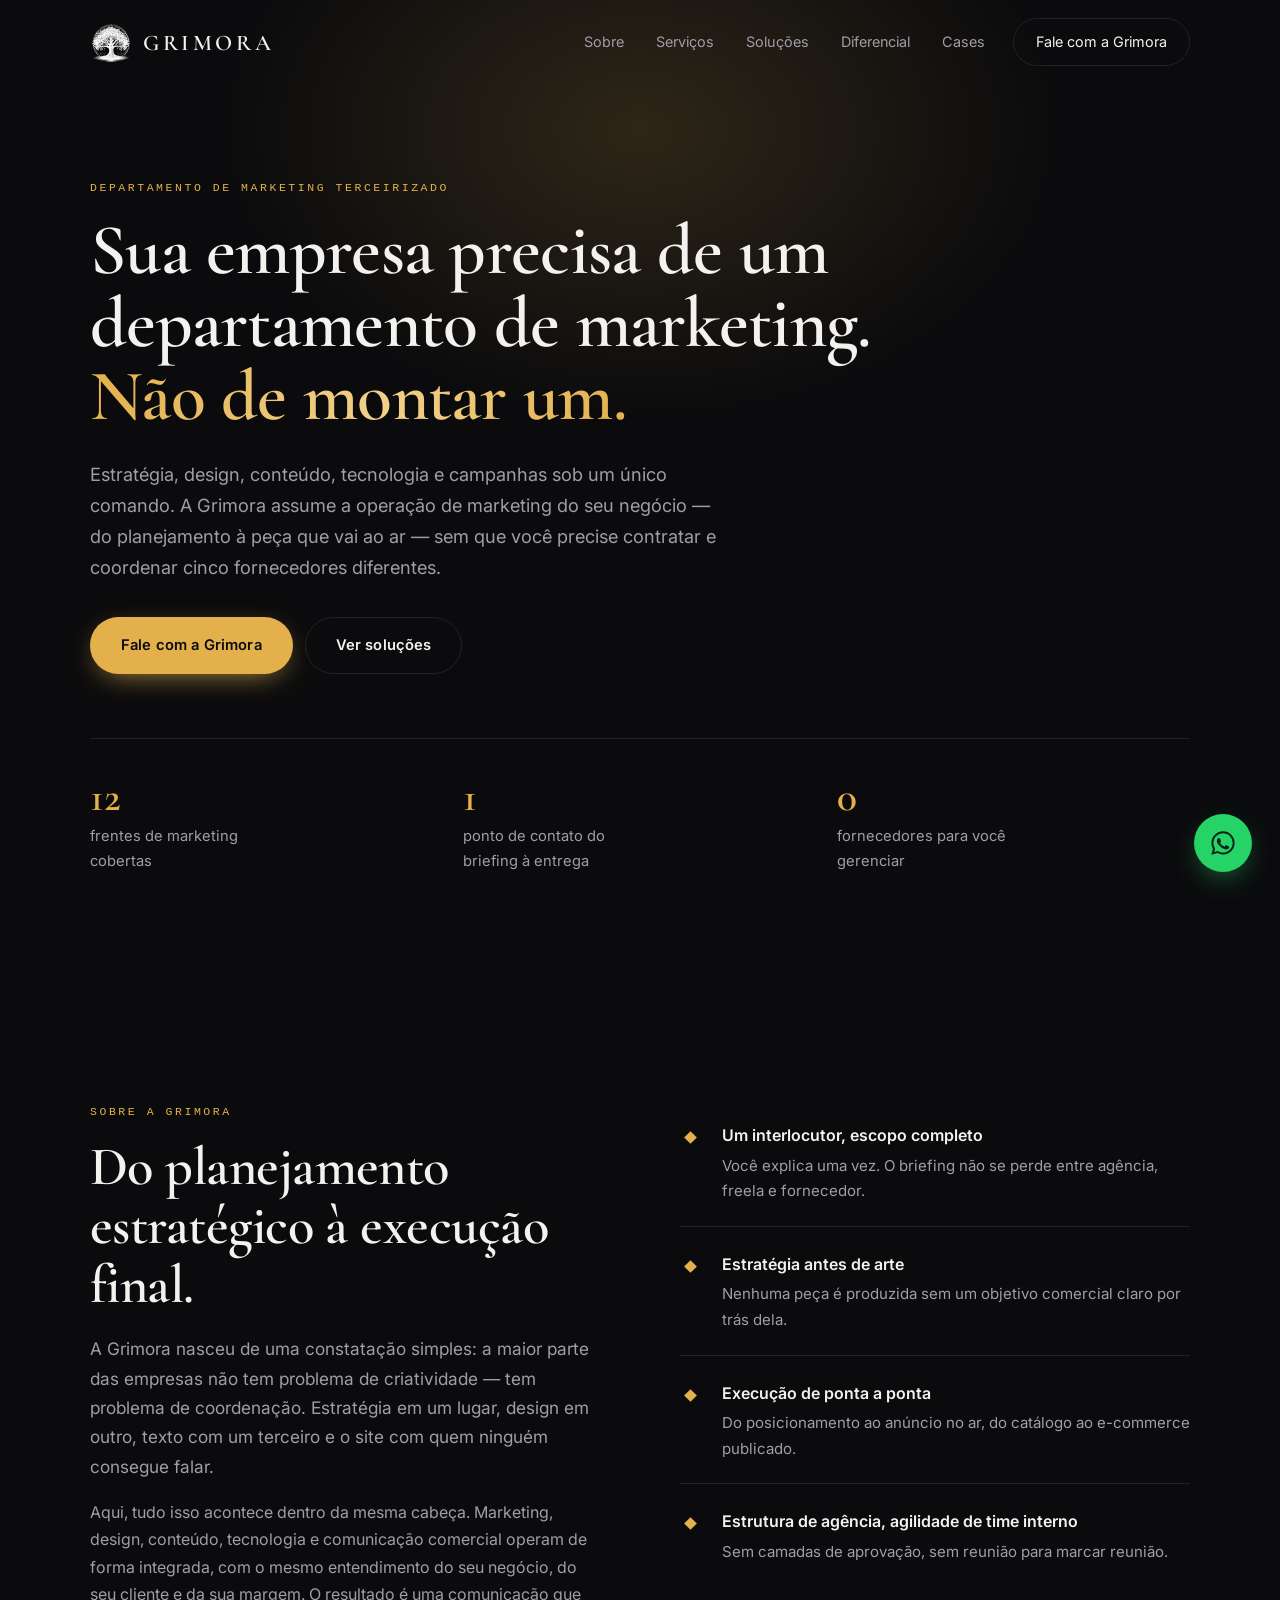
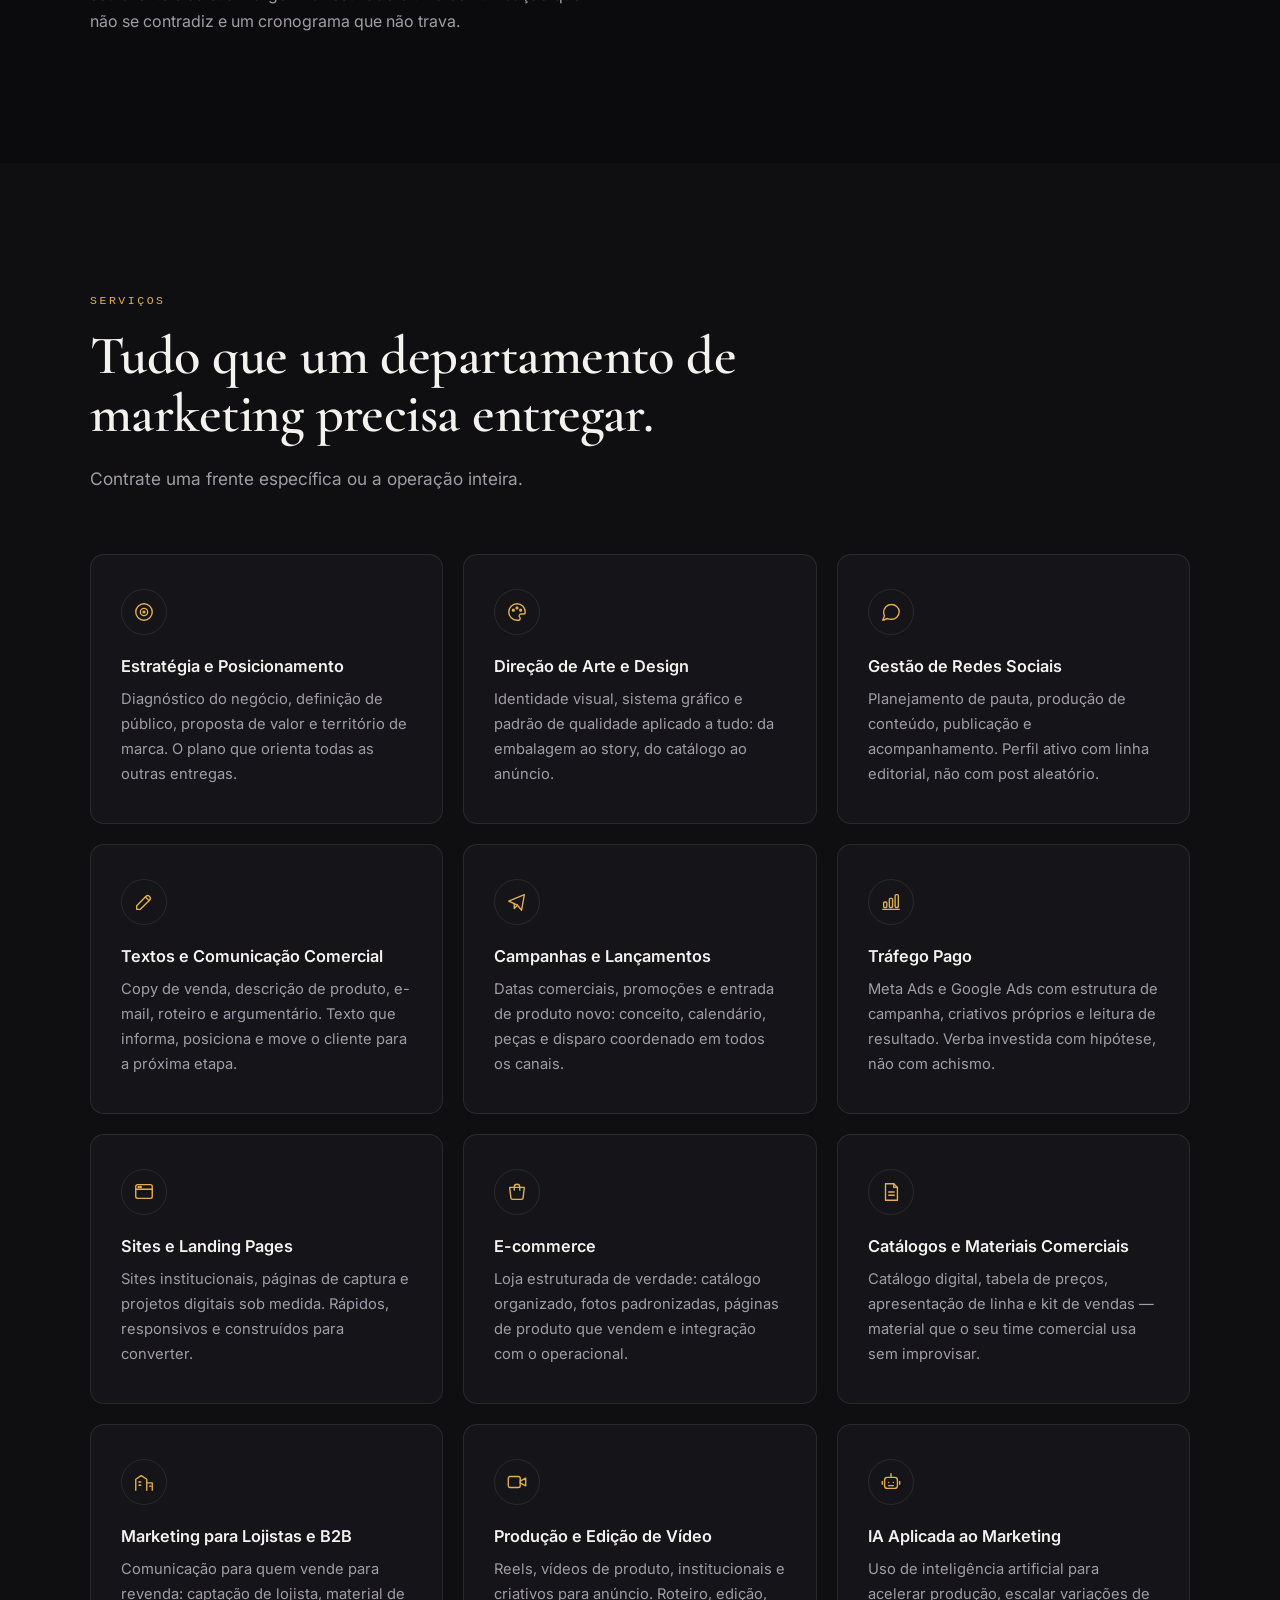
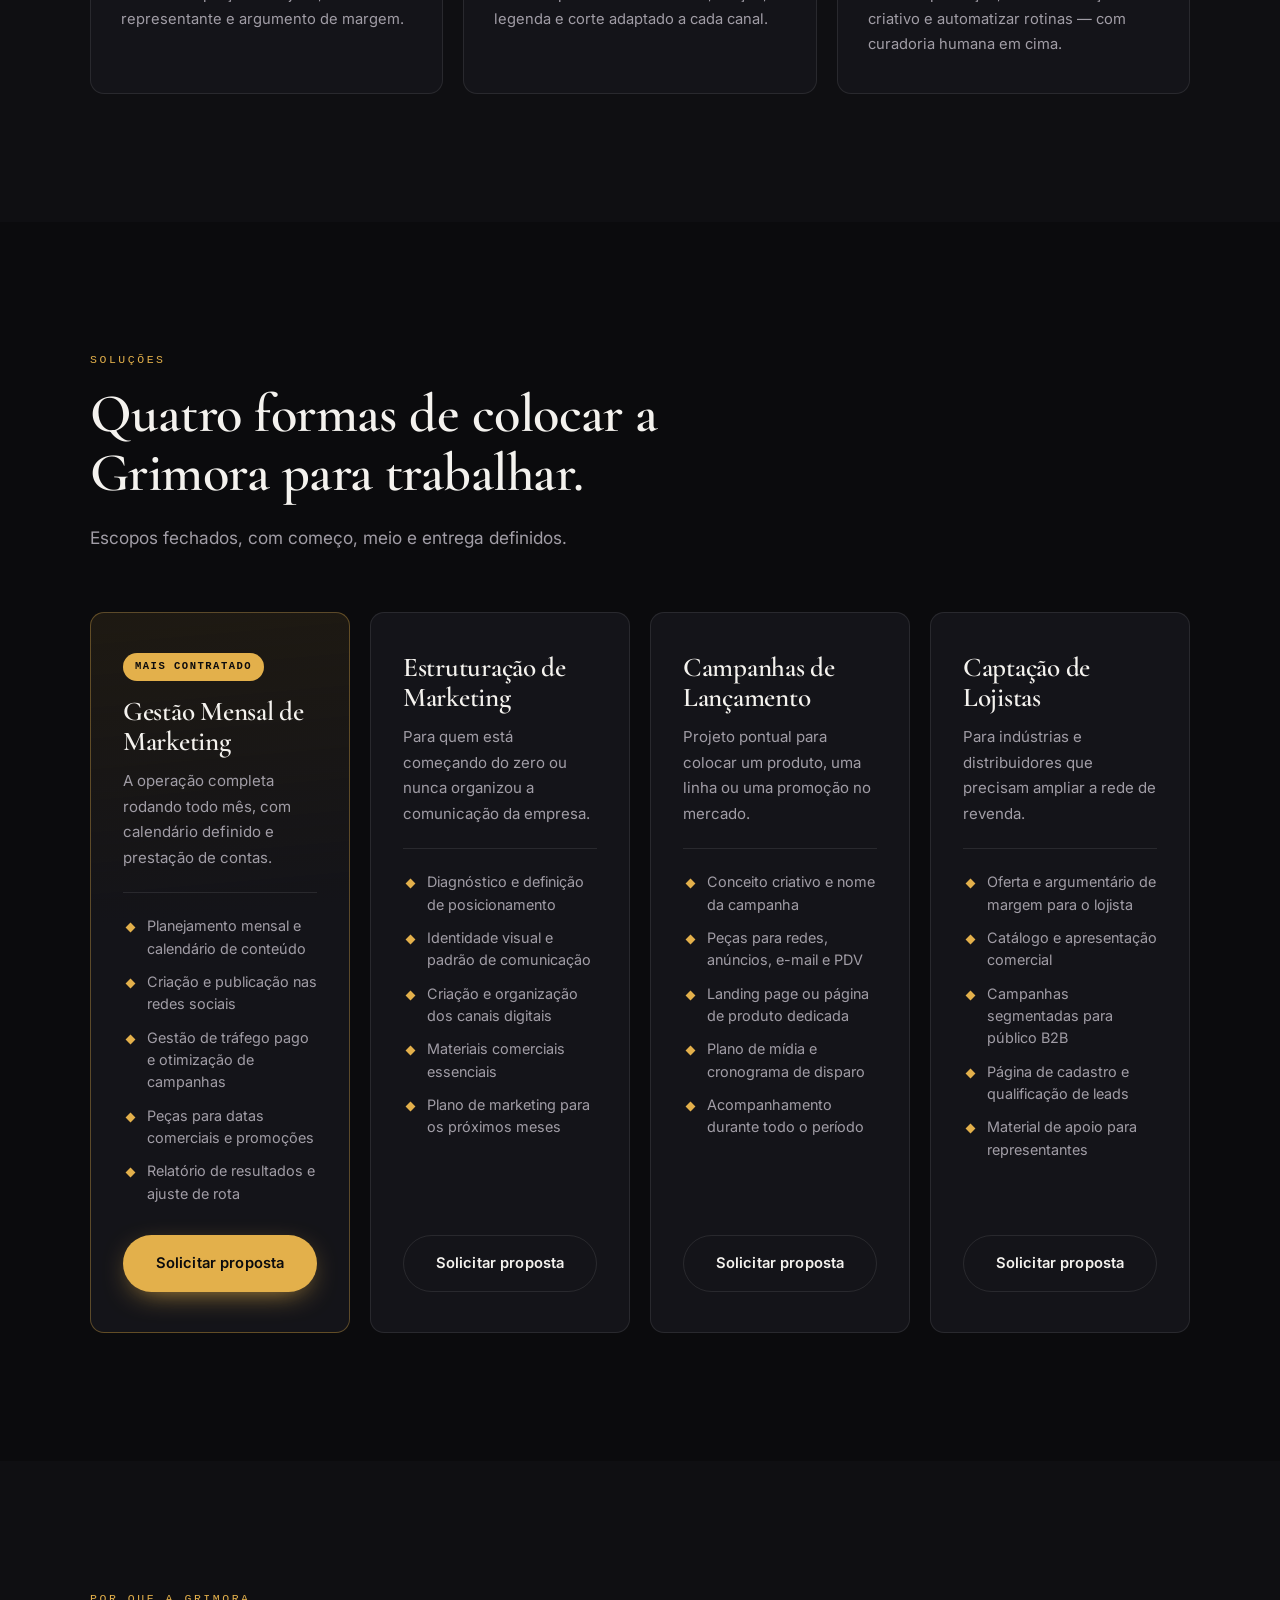
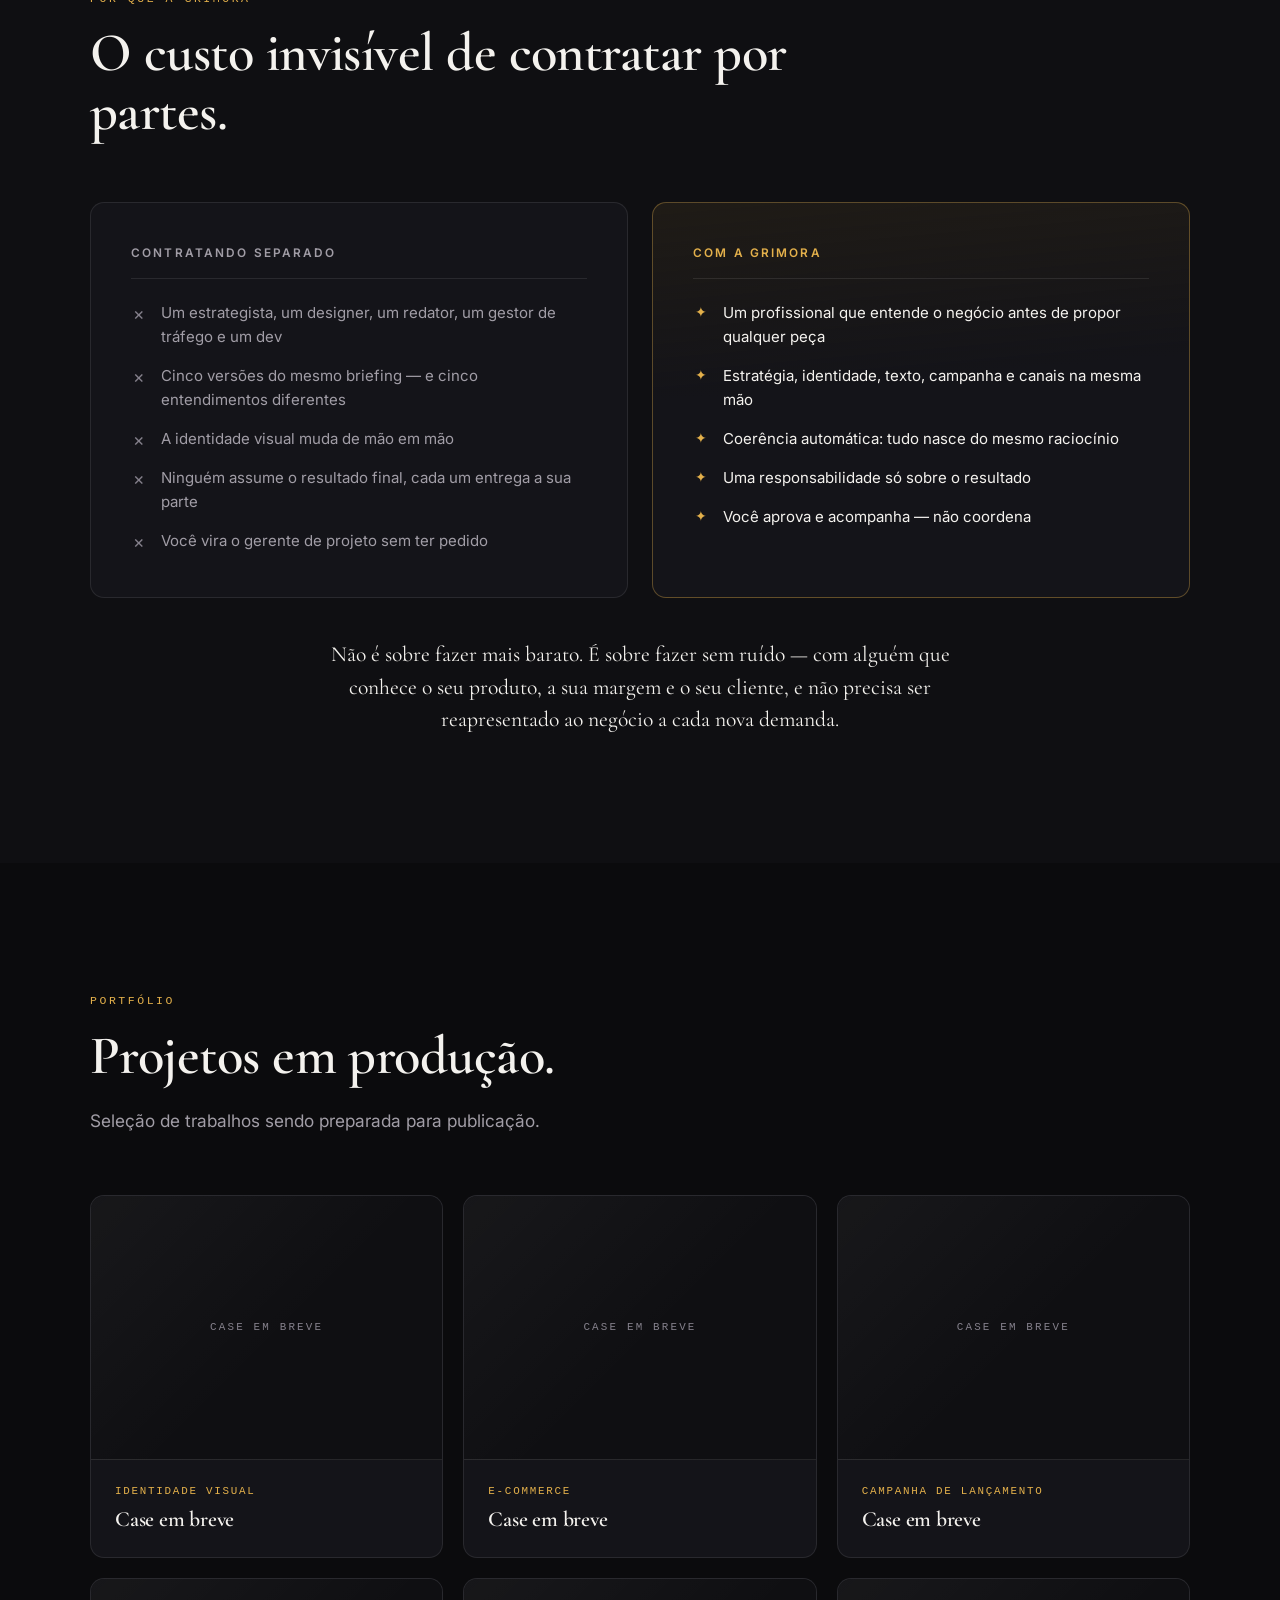
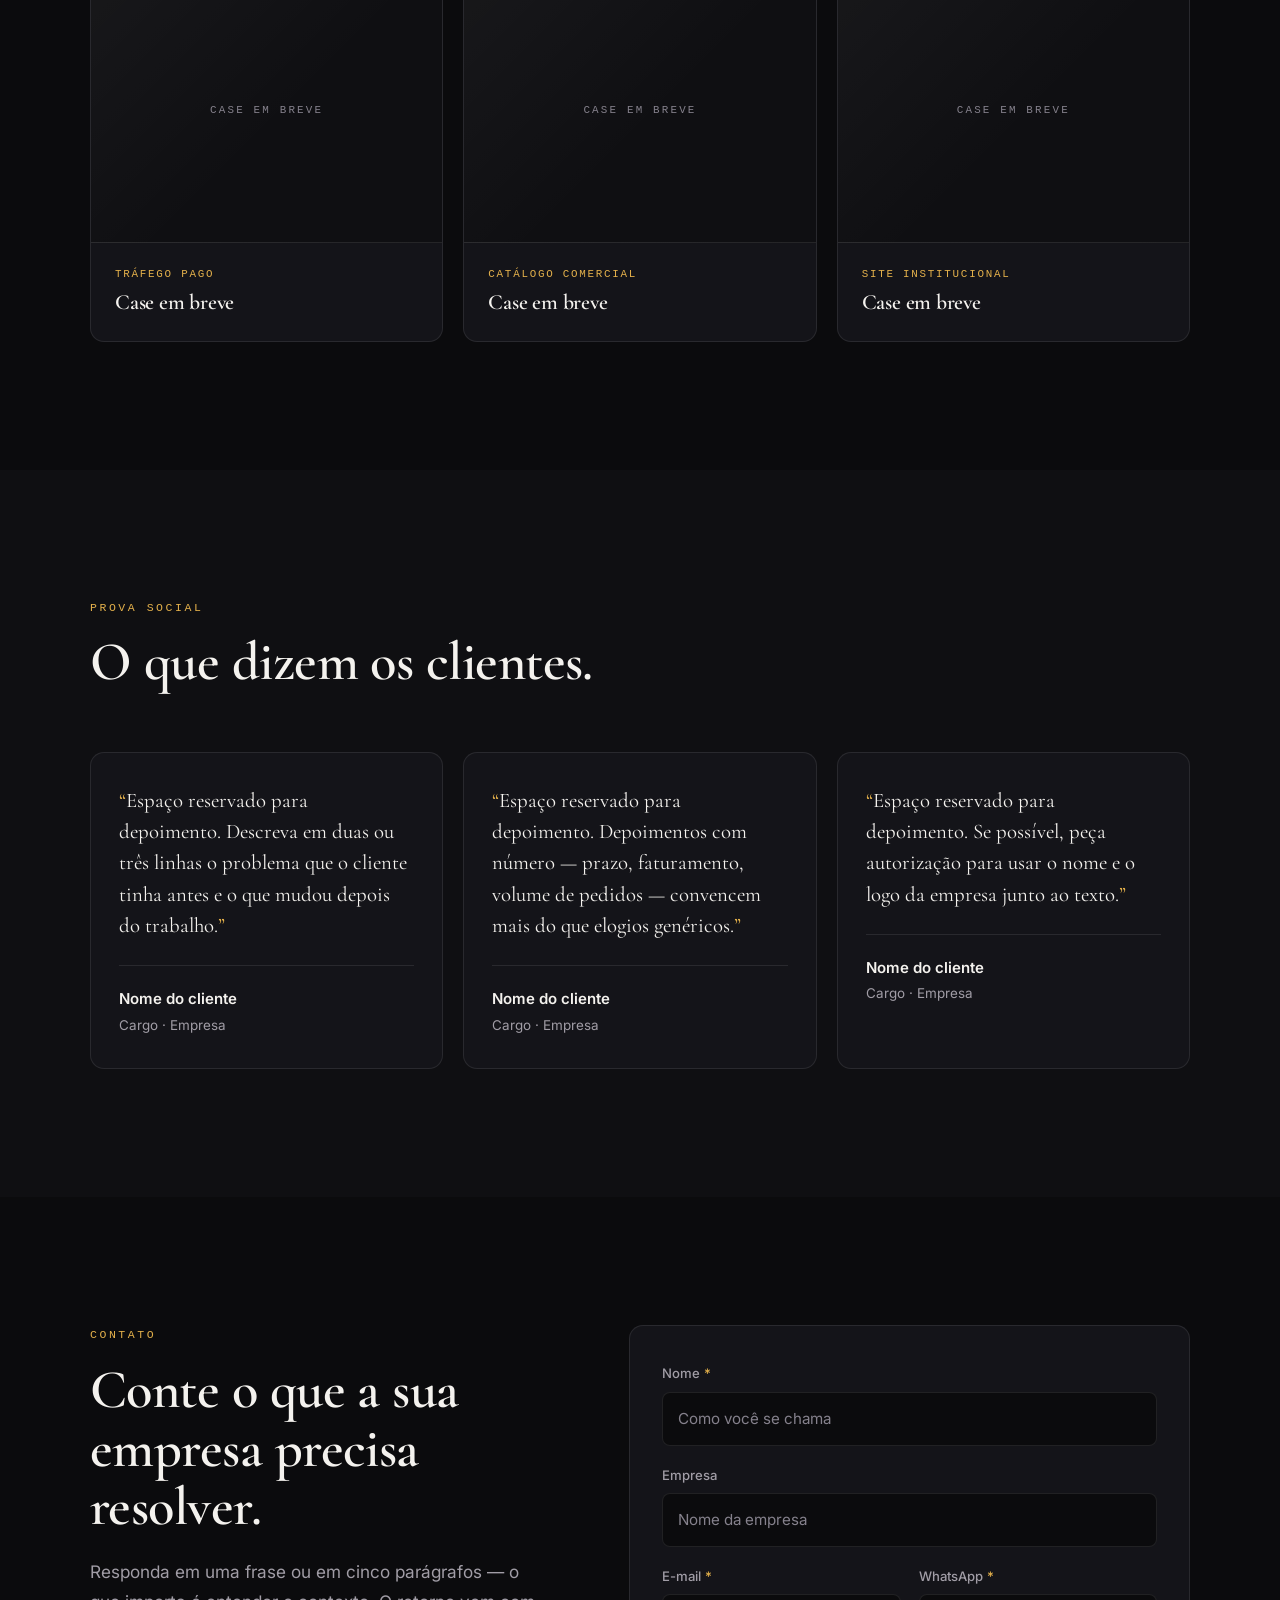
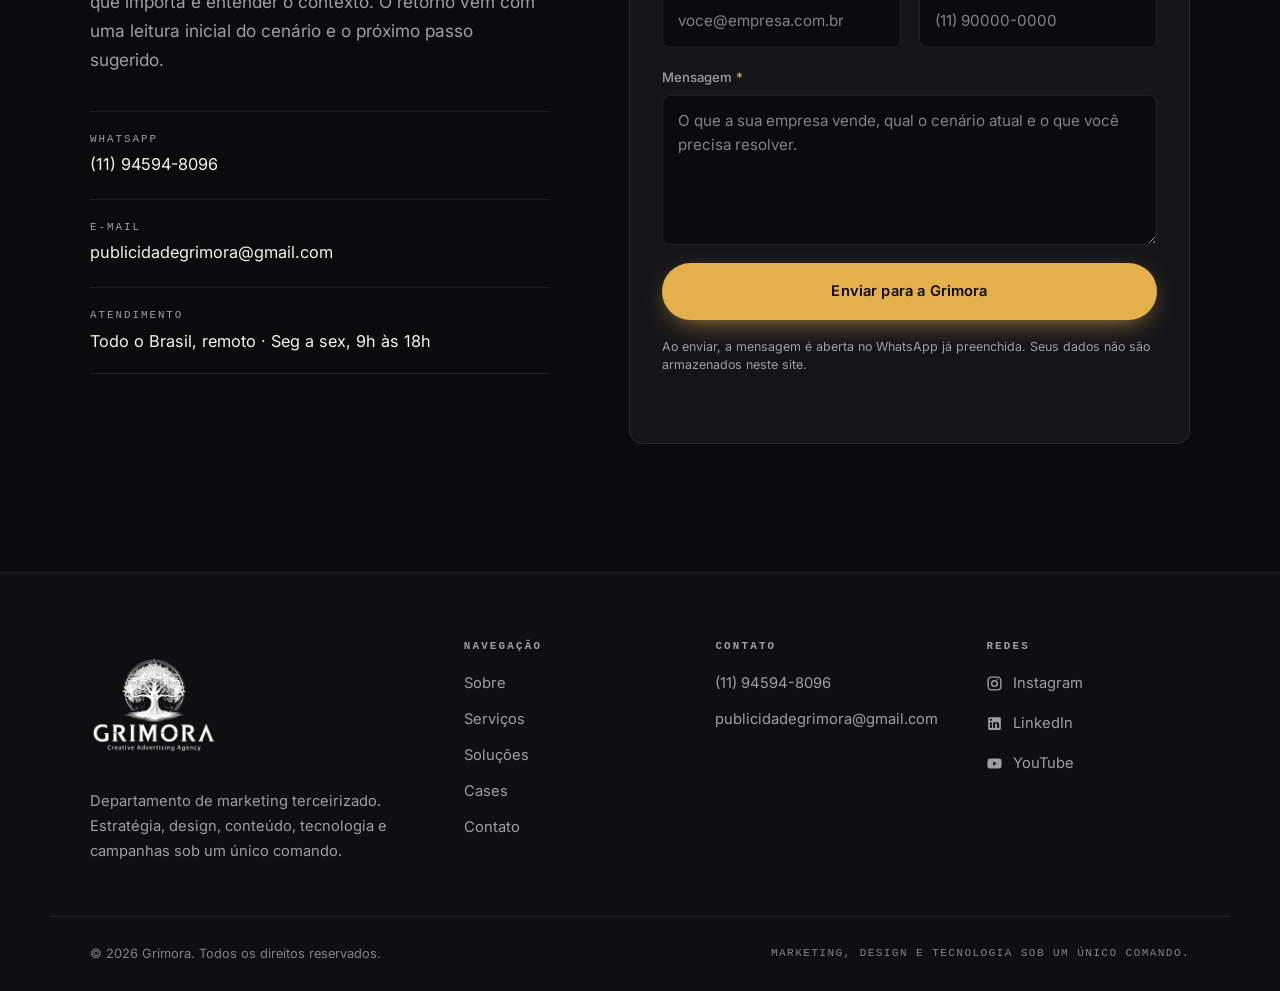
<file: index.html>
<!DOCTYPE html>
<html lang="pt-BR">
<head>
  <meta charset="UTF-8">
  <meta name="viewport" content="width=device-width, initial-scale=1">
  <meta name="theme-color" content="#0B0B0D">

  <!-- ==========================================================
       SEO — TROCAR: ajuste title/description e o domínio final
       ========================================================== -->
  <title>Grimora | Departamento de marketing completo para a sua empresa</title>
  <meta name="description" content="A Grimora é o departamento de marketing terceirizado da sua empresa: estratégia, design, conteúdo, tráfego pago, sites e campanhas sob um único comando.">
  <meta name="author" content="Grimora">
  <meta name="robots" content="index, follow">
  <!-- TROCAR: domínio final do site -->
  <link rel="canonical" href="https://www.grimora.com.br/">

  <!-- Open Graph / Facebook / WhatsApp -->
  <meta property="og:type" content="website">
  <meta property="og:locale" content="pt_BR">
  <meta property="og:site_name" content="Grimora">
  <meta property="og:url" content="https://www.grimora.com.br/">
  <meta property="og:title" content="Grimora | Departamento de marketing completo para a sua empresa">
  <meta property="og:description" content="Estratégia, design, conteúdo, tecnologia e campanhas em um só lugar. Um único ponto de contato no lugar de cinco fornecedores.">
  <!-- TROCAR: imagem de compartilhamento. O ideal é uma arte 1200x630px
       (logo + headline sobre fundo escuro) salva em assets/img/og-grimora.jpg.
       Enquanto não existir, usamos o logo quadrado — funciona, mas aparece cortado
       em alguns previews. -->
  <meta property="og:image" content="assets/img/logo-grimora-branco.png">
  <meta property="og:image:alt" content="Grimora — agência de marketing e publicidade">

  <!-- Twitter/X -->
  <meta name="twitter:card" content="summary_large_image">
  <meta name="twitter:title" content="Grimora | Departamento de marketing completo">
  <meta name="twitter:description" content="Estratégia, design, conteúdo, tecnologia e campanhas em um só lugar.">
  <meta name="twitter:image" content="assets/img/logo-grimora-branco.png">

  <!-- Favicon — logo em branco (versão para fundo escuro), servido pelo próprio site.
       TROCAR (opcional): gere um favicon.ico/PNG recortado só na árvore, fica mais
       legível nos 16x16 da aba do navegador. -->
  <link rel="icon" type="image/png" href="assets/img/logo-grimora-branco.png">
  <link rel="apple-touch-icon" href="assets/img/logo-grimora-branco.png">

  <!-- Fontes: 2 famílias apenas.
       Cormorant Garamond = serifa clássica de alto contraste, ecoando o wordmark do logo.
       Inter = leitura confortável em corpo de texto. display=swap evita bloqueio de render. -->
  <link rel="preconnect" href="https://fonts.googleapis.com">
  <link rel="preconnect" href="https://fonts.gstatic.com" crossorigin>
  <link rel="stylesheet" href="https://fonts.googleapis.com/css2?family=Cormorant+Garamond:wght@500;600;700&family=Inter:wght@400;500;600&display=swap">

  <link rel="stylesheet" href="styles.css">

  <!-- Dados estruturados (ajuda o Google a entender o negócio) -->
  <script type="application/ld+json">
  {
    "@context": "https://schema.org",
    "@type": "ProfessionalService",
    "name": "Grimora",
    "description": "Departamento de marketing terceirizado: estratégia, design, conteúdo, tecnologia e campanhas.",
    "url": "https://www.grimora.com.br/",
    "email": "publicidadegrimora@gmail.com",
    "telephone": "+5511945948096",
    "areaServed": "BR",
    "priceRange": "$$",
    "address": { "@type": "PostalAddress", "addressCountry": "BR" }
  }
  </script>
</head>

<body>

<!-- Link de acessibilidade: aparece só ao navegar por teclado -->
<a class="skip-link" href="#conteudo">Pular para o conteúdo</a>


<!-- ============================================================
     HEADER / NAVEGAÇÃO
     ============================================================ -->
<header class="header" id="header">
  <div class="container header__inner">

    <!-- LOGO NO HEADER
         O arquivo do logo é quadrado (árvore + wordmark empilhados), o que fica pequeno
         demais numa barra de navegação. Por isso o header exibe só o símbolo da árvore
         (recorte feito por CSS em .brand__mark) ao lado do nome em texto.
         TROCAR: se você gerar uma versão horizontal do logo, troque este bloco inteiro por
         uma única <img src="assets/img/logo-grimora-horizontal.svg" alt="Grimora"> e apague
         as regras .brand__mark / .brand__word do styles.css. -->
    <a class="brand" href="#topo" aria-label="Grimora — início">
      <span class="brand__mark" aria-hidden="true">
        <img src="assets/img/logo-grimora-branco.png" alt="" width="1080" height="1080">
      </span>
      <span class="brand__word">Grimora</span>
    </a>

    <nav class="nav" id="nav" aria-label="Navegação principal">
      <ul class="nav__list">
        <li><a class="nav__link" href="#sobre">Sobre</a></li>
        <li><a class="nav__link" href="#servicos">Serviços</a></li>
        <li><a class="nav__link" href="#solucoes">Soluções</a></li>
        <li><a class="nav__link" href="#diferencial">Diferencial</a></li>
        <li><a class="nav__link" href="#cases">Cases</a></li>
        <li><a class="nav__link nav__link--cta" href="#contato">Fale com a Grimora</a></li>
      </ul>
    </nav>

    <button class="nav-toggle" id="navToggle" aria-label="Abrir menu" aria-expanded="false" aria-controls="nav">
      <span></span><span></span><span></span>
    </button>

  </div>
</header>


<main id="conteudo">

  <!-- ============================================================
       1. HERO
       ============================================================ -->
  <section class="hero" id="topo">
    <div class="hero__glow" aria-hidden="true"></div>

    <div class="container hero__inner">
      <p class="eyebrow reveal">Departamento de marketing terceirizado</p>

      <h1 class="hero__title reveal">
        Sua empresa precisa de um departamento de marketing.<br>
        <span class="grad">Não de montar um.</span>
      </h1>

      <p class="hero__sub reveal">
        Estratégia, design, conteúdo, tecnologia e campanhas sob um único comando.
        A Grimora assume a operação de marketing do seu negócio — do planejamento à
        peça que vai ao ar — sem que você precise contratar e coordenar cinco fornecedores diferentes.
      </p>

      <div class="hero__actions reveal">
        <a class="btn btn--primary" href="#contato">Fale com a Grimora</a>
        <a class="btn btn--ghost" href="#solucoes">Ver soluções</a>
      </div>

      <ul class="hero__stats reveal" aria-label="Resumo da proposta">
        <li><strong>12</strong><span>frentes de marketing cobertas</span></li>
        <li><strong>1</strong><span>ponto de contato do briefing à entrega</span></li>
        <li><strong>0</strong><span>fornecedores para você gerenciar</span></li>
      </ul>
    </div>
  </section>


  <!-- ============================================================
       2. SOBRE A GRIMORA
       ============================================================ -->
  <section class="section" id="sobre">
    <div class="container grid-2">

      <div class="reveal">
        <p class="eyebrow">Sobre a Grimora</p>
        <h2 class="section__title">Do planejamento estratégico à execução final.</h2>
        <p class="lead">
          A Grimora nasceu de uma constatação simples: a maior parte das empresas não tem
          problema de criatividade — tem problema de coordenação. Estratégia em um lugar,
          design em outro, texto com um terceiro e o site com quem ninguém consegue falar.
        </p>
        <p>
          Aqui, tudo isso acontece dentro da mesma cabeça. Marketing, design, conteúdo,
          tecnologia e comunicação comercial operam de forma integrada, com o mesmo
          entendimento do seu negócio, do seu cliente e da sua margem. O resultado é
          uma comunicação que não se contradiz e um cronograma que não trava.
        </p>
      </div>

      <div class="reveal reveal--delay">
        <ul class="checklist">
          <li>
            <h3>Um interlocutor, escopo completo</h3>
            <p>Você explica uma vez. O briefing não se perde entre agência, freela e fornecedor.</p>
          </li>
          <li>
            <h3>Estratégia antes de arte</h3>
            <p>Nenhuma peça é produzida sem um objetivo comercial claro por trás dela.</p>
          </li>
          <li>
            <h3>Execução de ponta a ponta</h3>
            <p>Do posicionamento ao anúncio no ar, do catálogo ao e-commerce publicado.</p>
          </li>
          <li>
            <h3>Estrutura de agência, agilidade de time interno</h3>
            <p>Sem camadas de aprovação, sem reunião para marcar reunião.</p>
          </li>
        </ul>
      </div>

    </div>
  </section>


  <!-- ============================================================
       3. SERVIÇOS (12 blocos)
       ============================================================ -->
  <section class="section section--alt" id="servicos">
    <div class="container">

      <header class="section__head reveal">
        <p class="eyebrow">Serviços</p>
        <h2 class="section__title">Tudo que um departamento de marketing precisa entregar.</h2>
        <p class="lead">Contrate uma frente específica ou a operação inteira.</p>
      </header>

      <div class="cards">

        <article class="card reveal">
          <span class="card__icon" aria-hidden="true">
            <svg viewBox="0 0 24 24" fill="none" stroke="currentColor" stroke-width="1.5" stroke-linecap="round" stroke-linejoin="round"><circle cx="12" cy="12" r="9"/><circle cx="12" cy="12" r="4"/><circle cx="12" cy="12" r="1" fill="currentColor"/></svg>
          </span>
          <h3 class="card__title">Estratégia e Posicionamento</h3>
          <p>Diagnóstico do negócio, definição de público, proposta de valor e território de marca. O plano que orienta todas as outras entregas.</p>
        </article>

        <article class="card reveal">
          <span class="card__icon" aria-hidden="true">
            <svg viewBox="0 0 24 24" fill="none" stroke="currentColor" stroke-width="1.5" stroke-linecap="round" stroke-linejoin="round"><path d="M12 3a9 9 0 1 0 0 18h1.5a2 2 0 0 0 1.4-3.4 2 2 0 0 1 1.4-3.4H19a2 2 0 0 0 2-2A9 9 0 0 0 12 3z"/><circle cx="8" cy="10" r="1" fill="currentColor"/><circle cx="12" cy="7.5" r="1" fill="currentColor"/><circle cx="16" cy="10" r="1" fill="currentColor"/></svg>
          </span>
          <h3 class="card__title">Direção de Arte e Design</h3>
          <p>Identidade visual, sistema gráfico e padrão de qualidade aplicado a tudo: da embalagem ao story, do catálogo ao anúncio.</p>
        </article>

        <article class="card reveal">
          <span class="card__icon" aria-hidden="true">
            <svg viewBox="0 0 24 24" fill="none" stroke="currentColor" stroke-width="1.5" stroke-linecap="round" stroke-linejoin="round"><path d="M21 11.5a8.4 8.4 0 0 1-9 8.4 8.9 8.9 0 0 1-3.8-.8L3 21l1.9-5a8.3 8.3 0 0 1-.9-3.8 8.4 8.4 0 0 1 8.4-8.4 8.4 8.4 0 0 1 8.6 7.7z"/></svg>
          </span>
          <h3 class="card__title">Gestão de Redes Sociais</h3>
          <p>Planejamento de pauta, produção de conteúdo, publicação e acompanhamento. Perfil ativo com linha editorial, não com post aleatório.</p>
        </article>

        <article class="card reveal">
          <span class="card__icon" aria-hidden="true">
            <svg viewBox="0 0 24 24" fill="none" stroke="currentColor" stroke-width="1.5" stroke-linecap="round" stroke-linejoin="round"><path d="M4 20h4l10-10a2.8 2.8 0 0 0-4-4L4 16v4z"/><path d="M13.5 6.5l4 4"/></svg>
          </span>
          <h3 class="card__title">Textos e Comunicação Comercial</h3>
          <p>Copy de venda, descrição de produto, e-mail, roteiro e argumentário. Texto que informa, posiciona e move o cliente para a próxima etapa.</p>
        </article>

        <article class="card reveal">
          <span class="card__icon" aria-hidden="true">
            <svg viewBox="0 0 24 24" fill="none" stroke="currentColor" stroke-width="1.5" stroke-linecap="round" stroke-linejoin="round"><path d="M3 11l17-7-3 17-4.5-5.5L3 11z"/><path d="M12.5 15.5L9 19v-5.5"/></svg>
          </span>
          <h3 class="card__title">Campanhas e Lançamentos</h3>
          <p>Datas comerciais, promoções e entrada de produto novo: conceito, calendário, peças e disparo coordenado em todos os canais.</p>
        </article>

        <article class="card reveal">
          <span class="card__icon" aria-hidden="true">
            <svg viewBox="0 0 24 24" fill="none" stroke="currentColor" stroke-width="1.5" stroke-linecap="round" stroke-linejoin="round"><path d="M3 20h18"/><rect x="4" y="12" width="3.5" height="6" rx="1"/><rect x="10.2" y="8" width="3.5" height="10" rx="1"/><rect x="16.5" y="4" width="3.5" height="14" rx="1"/></svg>
          </span>
          <h3 class="card__title">Tráfego Pago</h3>
          <p>Meta Ads e Google Ads com estrutura de campanha, criativos próprios e leitura de resultado. Verba investida com hipótese, não com achismo.</p>
        </article>

        <article class="card reveal">
          <span class="card__icon" aria-hidden="true">
            <svg viewBox="0 0 24 24" fill="none" stroke="currentColor" stroke-width="1.5" stroke-linecap="round" stroke-linejoin="round"><rect x="3" y="4" width="18" height="15" rx="2"/><path d="M3 9h18"/><circle cx="6.2" cy="6.5" r=".6" fill="currentColor"/><circle cx="8.4" cy="6.5" r=".6" fill="currentColor"/></svg>
          </span>
          <h3 class="card__title">Sites e Landing Pages</h3>
          <p>Sites institucionais, páginas de captura e projetos digitais sob medida. Rápidos, responsivos e construídos para converter.</p>
        </article>

        <article class="card reveal">
          <span class="card__icon" aria-hidden="true">
            <svg viewBox="0 0 24 24" fill="none" stroke="currentColor" stroke-width="1.5" stroke-linecap="round" stroke-linejoin="round"><path d="M4 7h16l-1.3 11.2A2 2 0 0 1 16.7 20H7.3a2 2 0 0 1-2-1.8L4 7z"/><path d="M9 10V6.5a3 3 0 0 1 6 0V10"/></svg>
          </span>
          <h3 class="card__title">E-commerce</h3>
          <p>Loja estruturada de verdade: catálogo organizado, fotos padronizadas, páginas de produto que vendem e integração com o operacional.</p>
        </article>

        <article class="card reveal">
          <span class="card__icon" aria-hidden="true">
            <svg viewBox="0 0 24 24" fill="none" stroke="currentColor" stroke-width="1.5" stroke-linecap="round" stroke-linejoin="round"><path d="M6 3h9l4 4v14H6z"/><path d="M15 3v4h4"/><path d="M9.5 12h6M9.5 15.5h6"/></svg>
          </span>
          <h3 class="card__title">Catálogos e Materiais Comerciais</h3>
          <p>Catálogo digital, tabela de preços, apresentação de linha e kit de vendas — material que o seu time comercial usa sem improvisar.</p>
        </article>

        <article class="card reveal">
          <span class="card__icon" aria-hidden="true">
            <svg viewBox="0 0 24 24" fill="none" stroke="currentColor" stroke-width="1.5" stroke-linecap="round" stroke-linejoin="round"><path d="M3 21V9l6-4 6 4v12"/><path d="M15 13h6v8"/><path d="M6.5 12h2M6.5 15.5h2M18 16.5h1.5"/></svg>
          </span>
          <h3 class="card__title">Marketing para Lojistas e B2B</h3>
          <p>Comunicação para quem vende para revenda: captação de lojista, material de representante e argumento de margem.</p>
        </article>

        <article class="card reveal">
          <span class="card__icon" aria-hidden="true">
            <svg viewBox="0 0 24 24" fill="none" stroke="currentColor" stroke-width="1.5" stroke-linecap="round" stroke-linejoin="round"><rect x="2.5" y="6" width="13" height="12" rx="2"/><path d="M15.5 11l6-3.2v8.4l-6-3.2z"/></svg>
          </span>
          <h3 class="card__title">Produção e Edição de Vídeo</h3>
          <p>Reels, vídeos de produto, institucionais e criativos para anúncio. Roteiro, edição, legenda e corte adaptado a cada canal.</p>
        </article>

        <article class="card reveal">
          <span class="card__icon" aria-hidden="true">
            <svg viewBox="0 0 24 24" fill="none" stroke="currentColor" stroke-width="1.5" stroke-linecap="round" stroke-linejoin="round"><rect x="5" y="7" width="14" height="12" rx="3"/><path d="M12 3v4M9.5 12.5h.01M14.5 12.5h.01M9.5 16h5"/><path d="M2.5 11.5v3M21.5 11.5v3"/></svg>
          </span>
          <h3 class="card__title">IA Aplicada ao Marketing</h3>
          <p>Uso de inteligência artificial para acelerar produção, escalar variações de criativo e automatizar rotinas — com curadoria humana em cima.</p>
        </article>

      </div>
    </div>
  </section>


  <!-- ============================================================
       4. SOLUÇÕES / PACOTES
       ============================================================ -->
  <section class="section" id="solucoes">
    <div class="container">

      <header class="section__head reveal">
        <p class="eyebrow">Soluções</p>
        <h2 class="section__title">Quatro formas de colocar a Grimora para trabalhar.</h2>
        <p class="lead">Escopos fechados, com começo, meio e entrega definidos.</p>
      </header>

      <div class="plans">

        <!-- Pacote 1 -->
        <article class="plan plan--featured reveal">
          <span class="plan__badge">Mais contratado</span>
          <h3 class="plan__title">Gestão Mensal de Marketing</h3>
          <p class="plan__desc">A operação completa rodando todo mês, com calendário definido e prestação de contas.</p>
          <ul class="plan__list">
            <li>Planejamento mensal e calendário de conteúdo</li>
            <li>Criação e publicação nas redes sociais</li>
            <li>Gestão de tráfego pago e otimização de campanhas</li>
            <li>Peças para datas comerciais e promoções</li>
            <li>Relatório de resultados e ajuste de rota</li>
          </ul>
          <!-- data-proposta preenche automaticamente o formulário de contato (ver script.js) -->
          <button class="btn btn--primary plan__cta" data-proposta="Gestão Mensal de Marketing">Solicitar proposta</button>
        </article>

        <!-- Pacote 2 -->
        <article class="plan reveal">
          <h3 class="plan__title">Estruturação de Marketing</h3>
          <p class="plan__desc">Para quem está começando do zero ou nunca organizou a comunicação da empresa.</p>
          <ul class="plan__list">
            <li>Diagnóstico e definição de posicionamento</li>
            <li>Identidade visual e padrão de comunicação</li>
            <li>Criação e organização dos canais digitais</li>
            <li>Materiais comerciais essenciais</li>
            <li>Plano de marketing para os próximos meses</li>
          </ul>
          <button class="btn btn--ghost plan__cta" data-proposta="Estruturação de Marketing">Solicitar proposta</button>
        </article>

        <!-- Pacote 3 -->
        <article class="plan reveal">
          <h3 class="plan__title">Campanhas de Lançamento</h3>
          <p class="plan__desc">Projeto pontual para colocar um produto, uma linha ou uma promoção no mercado.</p>
          <ul class="plan__list">
            <li>Conceito criativo e nome da campanha</li>
            <li>Peças para redes, anúncios, e-mail e PDV</li>
            <li>Landing page ou página de produto dedicada</li>
            <li>Plano de mídia e cronograma de disparo</li>
            <li>Acompanhamento durante todo o período</li>
          </ul>
          <button class="btn btn--ghost plan__cta" data-proposta="Campanha de Lançamento">Solicitar proposta</button>
        </article>

        <!-- Pacote 4 -->
        <article class="plan reveal">
          <h3 class="plan__title">Captação de Lojistas</h3>
          <p class="plan__desc">Para indústrias e distribuidores que precisam ampliar a rede de revenda.</p>
          <ul class="plan__list">
            <li>Oferta e argumentário de margem para o lojista</li>
            <li>Catálogo e apresentação comercial</li>
            <li>Campanhas segmentadas para público B2B</li>
            <li>Página de cadastro e qualificação de leads</li>
            <li>Material de apoio para representantes</li>
          </ul>
          <button class="btn btn--ghost plan__cta" data-proposta="Captação de Lojistas">Solicitar proposta</button>
        </article>

      </div>
    </div>
  </section>


  <!-- ============================================================
       5. POR QUE A GRIMORA (diferencial)
       ============================================================ -->
  <section class="section section--alt" id="diferencial">
    <div class="container">

      <header class="section__head reveal">
        <p class="eyebrow">Por que a Grimora</p>
        <h2 class="section__title">O custo invisível de contratar por partes.</h2>
      </header>

      <div class="compare">

        <div class="compare__col reveal">
          <h3 class="compare__head compare__head--bad">Contratando separado</h3>
          <ul class="compare__list compare__list--bad">
            <li>Um estrategista, um designer, um redator, um gestor de tráfego e um dev</li>
            <li>Cinco versões do mesmo briefing — e cinco entendimentos diferentes</li>
            <li>A identidade visual muda de mão em mão</li>
            <li>Ninguém assume o resultado final, cada um entrega a sua parte</li>
            <li>Você vira o gerente de projeto sem ter pedido</li>
          </ul>
        </div>

        <div class="compare__col compare__col--good reveal reveal--delay">
          <h3 class="compare__head compare__head--good">Com a Grimora</h3>
          <ul class="compare__list compare__list--good">
            <li>Um profissional que entende o negócio antes de propor qualquer peça</li>
            <li>Estratégia, identidade, texto, campanha e canais na mesma mão</li>
            <li>Coerência automática: tudo nasce do mesmo raciocínio</li>
            <li>Uma responsabilidade só sobre o resultado</li>
            <li>Você aprova e acompanha — não coordena</li>
          </ul>
        </div>

      </div>

      <p class="compare__note reveal">
        Não é sobre fazer mais barato. É sobre fazer sem ruído — com alguém que
        conhece o seu produto, a sua margem e o seu cliente, e não precisa ser
        reapresentado ao negócio a cada nova demanda.
      </p>

    </div>
  </section>


  <!-- ============================================================
       6. PORTFÓLIO / CASES  (placeholders)
       TROCAR: substitua cada <div class="case__media"> por uma imagem real:
       <img class="case__media" src="assets/img/case-01.jpg" alt="Descrição do case"
            loading="lazy" width="800" height="600">
       Recomendado: JPG/WebP com no máx. 1600px de largura e ~200KB.
       ============================================================ -->
  <section class="section" id="cases">
    <div class="container">

      <header class="section__head reveal">
        <p class="eyebrow">Portfólio</p>
        <h2 class="section__title">Projetos em produção.</h2>
        <p class="lead">Seleção de trabalhos sendo preparada para publicação.</p>
      </header>

      <div class="cases">

        <article class="case reveal">
          <div class="case__media" aria-hidden="true"><span>Case em breve</span></div>
          <div class="case__body">
            <p class="case__cat">Identidade visual</p>
            <h3 class="case__title">Case em breve</h3>
          </div>
        </article>

        <article class="case reveal">
          <div class="case__media" aria-hidden="true"><span>Case em breve</span></div>
          <div class="case__body">
            <p class="case__cat">E-commerce</p>
            <h3 class="case__title">Case em breve</h3>
          </div>
        </article>

        <article class="case reveal">
          <div class="case__media" aria-hidden="true"><span>Case em breve</span></div>
          <div class="case__body">
            <p class="case__cat">Campanha de lançamento</p>
            <h3 class="case__title">Case em breve</h3>
          </div>
        </article>

        <article class="case reveal">
          <div class="case__media" aria-hidden="true"><span>Case em breve</span></div>
          <div class="case__body">
            <p class="case__cat">Tráfego pago</p>
            <h3 class="case__title">Case em breve</h3>
          </div>
        </article>

        <article class="case reveal">
          <div class="case__media" aria-hidden="true"><span>Case em breve</span></div>
          <div class="case__body">
            <p class="case__cat">Catálogo comercial</p>
            <h3 class="case__title">Case em breve</h3>
          </div>
        </article>

        <article class="case reveal">
          <div class="case__media" aria-hidden="true"><span>Case em breve</span></div>
          <div class="case__body">
            <p class="case__cat">Site institucional</p>
            <h3 class="case__title">Case em breve</h3>
          </div>
        </article>

      </div>
    </div>
  </section>


  <!-- ============================================================
       7. PROVA SOCIAL / DEPOIMENTOS
       TROCAR: os três depoimentos abaixo são placeholders.
       Substitua o texto, o nome, o cargo e a empresa por depoimentos reais.
       Se ainda não tiver nenhum, remova a seção inteira (deste comentário
       até o fechamento </section>) em vez de publicar texto fictício.
       ============================================================ -->
  <section class="section section--alt" id="depoimentos">
    <div class="container">

      <header class="section__head reveal">
        <p class="eyebrow">Prova social</p>
        <h2 class="section__title">O que dizem os clientes.</h2>
      </header>

      <div class="quotes">

        <figure class="quote reveal">
          <blockquote>Espaço reservado para depoimento. Descreva em duas ou três linhas o problema que o cliente tinha antes e o que mudou depois do trabalho.</blockquote>
          <figcaption>
            <strong>Nome do cliente</strong>
            <span>Cargo · Empresa</span>
          </figcaption>
        </figure>

        <figure class="quote reveal">
          <blockquote>Espaço reservado para depoimento. Depoimentos com número — prazo, faturamento, volume de pedidos — convencem mais do que elogios genéricos.</blockquote>
          <figcaption>
            <strong>Nome do cliente</strong>
            <span>Cargo · Empresa</span>
          </figcaption>
        </figure>

        <figure class="quote reveal">
          <blockquote>Espaço reservado para depoimento. Se possível, peça autorização para usar o nome e o logo da empresa junto ao texto.</blockquote>
          <figcaption>
            <strong>Nome do cliente</strong>
            <span>Cargo · Empresa</span>
          </figcaption>
        </figure>

      </div>
    </div>
  </section>


  <!-- ============================================================
       8. CONTATO
       ============================================================ -->
  <section class="section" id="contato">
    <div class="container grid-2 grid-2--contact">

      <div class="reveal">
        <p class="eyebrow">Contato</p>
        <h2 class="section__title">Conte o que a sua empresa precisa resolver.</h2>
        <p class="lead">
          Responda em uma frase ou em cinco parágrafos — o que importa é entender o
          contexto. O retorno vem com uma leitura inicial do cenário e o próximo passo sugerido.
        </p>

        <ul class="contact-info">
          <li>
            <span class="contact-info__label">WhatsApp</span>
            <!-- TROCAR (se mudar o número): atualize aqui e no bloco CONFIG do script.js -->
            <a href="https://wa.me/5511945948096" target="_blank" rel="noopener">(11) 94594-8096</a>
          </li>
          <li>
            <span class="contact-info__label">E-mail</span>
            <a href="mailto:publicidadegrimora@gmail.com">publicidadegrimora@gmail.com</a>
          </li>
          <li>
            <span class="contact-info__label">Atendimento</span>
            <span>Todo o Brasil, remoto · Seg a sex, 9h às 18h</span>
          </li>
        </ul>
      </div>

      <!-- ------------------------------------------------------------------
           FORMULÁRIO
           Hoje o envio é montado em JavaScript e aberto no WhatsApp (funciona
           sem backend). Para integrar com e-mail/CRM depois, veja os blocos
           comentados em script.js → função handleSubmit().
           ------------------------------------------------------------------ -->
      <div class="form-wrap reveal reveal--delay">
        <form class="form" id="contatoForm" novalidate>

          <div class="field">
            <label for="nome">Nome <span aria-hidden="true">*</span></label>
            <input type="text" id="nome" name="nome" autocomplete="name" required placeholder="Como você se chama">
            <small class="field__error" data-error-for="nome"></small>
          </div>

          <div class="field">
            <label for="empresa">Empresa</label>
            <input type="text" id="empresa" name="empresa" autocomplete="organization" placeholder="Nome da empresa">
          </div>

          <div class="field-row">
            <div class="field">
              <label for="email">E-mail <span aria-hidden="true">*</span></label>
              <input type="email" id="email" name="email" autocomplete="email" required placeholder="voce@empresa.com.br">
              <small class="field__error" data-error-for="email"></small>
            </div>

            <div class="field">
              <label for="whatsapp">WhatsApp <span aria-hidden="true">*</span></label>
              <input type="tel" id="whatsapp" name="whatsapp" autocomplete="tel" required inputmode="numeric" placeholder="(11) 90000-0000">
              <small class="field__error" data-error-for="whatsapp"></small>
            </div>
          </div>

          <div class="field">
            <label for="mensagem">Mensagem <span aria-hidden="true">*</span></label>
            <textarea id="mensagem" name="mensagem" rows="5" required placeholder="O que a sua empresa vende, qual o cenário atual e o que você precisa resolver."></textarea>
            <small class="field__error" data-error-for="mensagem"></small>
          </div>

          <!-- Campo anti-spam: invisível para pessoas, preenchido por robôs -->
          <div class="honeypot" aria-hidden="true">
            <label for="site">Não preencha este campo</label>
            <input type="text" id="site" name="site" tabindex="-1" autocomplete="off">
          </div>

          <button type="submit" class="btn btn--primary btn--block">Enviar para a Grimora</button>

          <p class="form__note">Ao enviar, a mensagem é aberta no WhatsApp já preenchida. Seus dados não são armazenados neste site.</p>
          <p class="form__status" id="formStatus" role="status" aria-live="polite"></p>
        </form>
      </div>

    </div>
  </section>

</main>


<!-- ============================================================
     9. FOOTER
     ============================================================ -->
<footer class="footer">
  <div class="container footer__inner">

    <div class="footer__brand">
      <!-- No rodapé cabe o logo completo (árvore + wordmark), que é a versão oficial.
           TROCAR: o arquivo em assets/img/ caso você atualize a arte do logo. -->
      <img class="footer__logo" src="assets/img/logo-grimora-branco.png" alt="Grimora — Creative Advertising Agency" width="1080" height="1080" loading="lazy" decoding="async">
      <p>Departamento de marketing terceirizado. Estratégia, design, conteúdo, tecnologia e campanhas sob um único comando.</p>
    </div>

    <nav class="footer__col" aria-label="Navegação do rodapé">
      <h3>Navegação</h3>
      <ul>
        <li><a href="#sobre">Sobre</a></li>
        <li><a href="#servicos">Serviços</a></li>
        <li><a href="#solucoes">Soluções</a></li>
        <li><a href="#cases">Cases</a></li>
        <li><a href="#contato">Contato</a></li>
      </ul>
    </nav>

    <div class="footer__col">
      <h3>Contato</h3>
      <ul>
        <li><a href="https://wa.me/5511945948096" target="_blank" rel="noopener">(11) 94594-8096</a></li>
        <li><a href="mailto:publicidadegrimora@gmail.com">publicidadegrimora@gmail.com</a></li>
      </ul>
    </div>

    <!-- TROCAR: coloque as URLs reais das redes sociais nos href="#" abaixo.
         Se não usar alguma rede, apague o <li> correspondente. -->
    <div class="footer__col">
      <h3>Redes</h3>
      <ul class="footer__social">
        <li>
          <a href="#" aria-label="Instagram da Grimora">
            <svg viewBox="0 0 24 24" aria-hidden="true"><path d="M7.8 2h8.4C19.4 2 22 4.6 22 7.8v8.4a5.8 5.8 0 0 1-5.8 5.8H7.8C4.6 22 2 19.4 2 16.2V7.8A5.8 5.8 0 0 1 7.8 2m-.2 2A3.6 3.6 0 0 0 4 7.6v8.8A3.6 3.6 0 0 0 7.6 20h8.8a3.6 3.6 0 0 0 3.6-3.6V7.6A3.6 3.6 0 0 0 16.4 4H7.6m8.4 1.5a1 1 0 1 1 0 2 1 1 0 0 1 0-2M12 7a5 5 0 1 1 0 10 5 5 0 0 1 0-10m0 2a3 3 0 1 0 0 6 3 3 0 0 0 0-6z"/></svg>
            <span>Instagram</span>
          </a>
        </li>
        <li>
          <a href="#" aria-label="LinkedIn da Grimora">
            <svg viewBox="0 0 24 24" aria-hidden="true"><path d="M19 3a2 2 0 0 1 2 2v14a2 2 0 0 1-2 2H5a2 2 0 0 1-2-2V5a2 2 0 0 1 2-2h14m-.5 15.5v-5.3a3.26 3.26 0 0 0-3.26-3.26c-.85 0-1.84.52-2.32 1.3v-1.11h-2.79v8.37h2.79v-4.93c0-.77.62-1.4 1.39-1.4a1.4 1.4 0 0 1 1.4 1.4v4.93h2.79M6.88 8.56a1.68 1.68 0 0 0 1.68-1.68c0-.93-.75-1.69-1.68-1.69a1.69 1.69 0 0 0-1.69 1.69c0 .93.76 1.68 1.69 1.68m1.39 9.94v-8.37H5.5v8.37h2.77z"/></svg>
            <span>LinkedIn</span>
          </a>
        </li>
        <li>
          <a href="#" aria-label="YouTube da Grimora">
            <svg viewBox="0 0 24 24" aria-hidden="true"><path d="M21.6 7.2a2.5 2.5 0 0 0-1.76-1.77C18.25 5 12 5 12 5s-6.25 0-7.84.43A2.5 2.5 0 0 0 2.4 7.2 26 26 0 0 0 2 12a26 26 0 0 0 .4 4.8 2.5 2.5 0 0 0 1.76 1.77C5.75 19 12 19 12 19s6.25 0 7.84-.43a2.5 2.5 0 0 0 1.76-1.77A26 26 0 0 0 22 12a26 26 0 0 0-.4-4.8M10 15V9l5.2 3-5.2 3z"/></svg>
            <span>YouTube</span>
          </a>
        </li>
      </ul>
    </div>

  </div>

  <div class="container footer__bottom">
    <p>&copy; <span id="ano">2026</span> Grimora. Todos os direitos reservados.</p>
    <p class="footer__sign">Marketing, design e tecnologia sob um único comando.</p>
  </div>
</footer>


<!-- ============================================================
     BOTÃO FLUTUANTE DE WHATSAPP
     TROCAR (se mudar o número): href abaixo + bloco CONFIG do script.js
     ============================================================ -->
<a class="wa-float" href="https://wa.me/5511945948096?text=Ol%C3%A1%2C%20vim%20pelo%20site%20da%20Grimora%20e%20gostaria%20de%20conversar."
   target="_blank" rel="noopener" aria-label="Falar com a Grimora no WhatsApp">
  <svg viewBox="0 0 24 24" aria-hidden="true"><path d="M12.04 2C6.58 2 2.13 6.45 2.13 11.91c0 1.75.46 3.45 1.32 4.95L2 22l5.25-1.38a9.9 9.9 0 0 0 4.79 1.22h.01c5.46 0 9.91-4.45 9.91-9.91 0-2.65-1.03-5.14-2.9-7.01A9.82 9.82 0 0 0 12.04 2m0 1.67c2.2 0 4.27.86 5.83 2.42a8.2 8.2 0 0 1 2.41 5.82c0 4.54-3.7 8.23-8.24 8.23-1.48 0-2.93-.4-4.2-1.15l-.3-.18-3.12.82.83-3.04-.2-.31a8.18 8.18 0 0 1-1.26-4.37c0-4.54 3.7-8.24 8.25-8.24m-3.7 4.1c-.17 0-.45.06-.69.31-.24.25-.9.88-.9 2.15s.93 2.5 1.06 2.67c.13.17 1.81 2.77 4.39 3.88.61.27 1.09.42 1.47.54.62.2 1.18.17 1.62.1.5-.07 1.52-.62 1.73-1.22.21-.6.21-1.12.15-1.22-.06-.11-.24-.17-.5-.3-.25-.12-1.51-.75-1.75-.83-.23-.09-.4-.13-.57.12-.17.26-.65.83-.8 1-.14.17-.29.19-.54.06-.25-.12-1.07-.39-2.04-1.26-.75-.67-1.26-1.5-1.41-1.75-.15-.25-.02-.39.11-.51.11-.11.25-.29.38-.44.12-.15.16-.25.24-.42.09-.17.04-.32-.02-.44-.06-.13-.55-1.4-.78-1.9-.19-.42-.38-.42-.55-.43h-.47z"/></svg>
</a>


<script src="script.js" defer></script>
</body>
</html>
</file>
<file: styles.css>
﻿/* ============================================================================
   GRIMORA — Folha de estilo única
   ----------------------------------------------------------------------------
   Índice
   01. Tokens (paleta, tipografia, espaçamento)   ← TROCAR A PALETA AQUI
   02. Reset e base
   03. Tipografia e utilitários
   04. Botões
   05. Header e navegação
   06. Hero
   07. Sobre
   08. Serviços (cards)
   09. Soluções (planos)
   10. Diferencial (comparativo)
   11. Cases (portfólio)
   12. Depoimentos
   13. Contato e formulário
   14. Footer
   15. Botão flutuante de WhatsApp
   16. Animações de scroll
   17. Responsivo (mobile-first: os breakpoints abaixo AMPLIAM o layout)
   ========================================================================== */


/* ============================================================================
   01. TOKENS
   ----------------------------------------------------------------------------
   PALETA ATIVA: "Obsidiana & Âmbar"
   Para trocar de paleta, comente o bloco :root ativo e descomente um dos
   alternativos logo abaixo. Nenhuma outra linha do CSS precisa mudar.
   ========================================================================== */

:root {
  /* --- Paleta 1: Obsidiana & Âmbar (ativa) --- */
  --bg:            #0B0B0D;   /* fundo principal */
  --bg-alt:        #0F0F12;   /* fundo das seções alternadas */
  --surface:       #141419;   /* cards */
  --surface-hi:    #1B1B21;   /* cards em hover */
  --border:        rgba(255, 255, 255, 0.09);
  --border-hi:     rgba(227, 176, 75, 0.35);
  --text:          #F4F2EE;   /* texto principal (branco quente) */
  --muted:         #A19DA6;   /* texto secundário */
  --faint:         #85818C;   /* texto terciário (placeholders, legendas, copyright)
                                 — o mais claro que ainda passa em contraste AA */
  --accent:        #E3B04B;   /* acento — âmbar/ouro */
  --accent-soft:   #F2D08A;   /* acento claro, usado em gradientes */
  --accent-ink:    #0B0B0D;   /* texto sobre fundo de acento */
  --accent-glow:   rgba(227, 176, 75, 0.16);

  /* --- Paleta 2: Púrpura Arcano (alternativa) ---
  --bg:            #0C0C10;
  --bg-alt:        #101017;
  --surface:       #15151C;
  --surface-hi:    #1C1C25;
  --border:        rgba(255, 255, 255, 0.09);
  --border-hi:     rgba(167, 139, 250, 0.40);
  --text:          #F2F1F5;
  --muted:         #9E9BAB;
  --accent:        #8B5CF6;
  --accent-soft:   #C4B5FD;
  --accent-ink:    #FFFFFF;
  --accent-glow:   rgba(139, 92, 246, 0.18);
  */

  /* --- Paleta 3: Verde Espectral (alternativa) ---
  --bg:            #08090A;
  --bg-alt:        #0D0F10;
  --surface:       #101314;
  --surface-hi:    #171B1C;
  --border:        rgba(255, 255, 255, 0.09);
  --border-hi:     rgba(0, 224, 160, 0.35);
  --text:          #F0F3F2;
  --muted:         #94A09C;
  --accent:        #00E0A0;
  --accent-soft:   #7CFFD4;
  --accent-ink:    #05100C;
  --accent-glow:   rgba(0, 224, 160, 0.14);
  */

  /* Tipografia */
  --font-display: "Cormorant Garamond", "Times New Roman", Georgia, serif;
  --font-body:    "Inter", -apple-system, BlinkMacSystemFont, "Segoe UI", Roboto, Arial, sans-serif;
  --font-mono:    ui-monospace, SFMono-Regular, "SF Mono", Menlo, Consolas, monospace;

  /* Espaçamento e formas */
  --container: 1180px;
  --gutter: 20px;
  --radius: 14px;
  --radius-sm: 8px;
  --section-y: 84px;          /* espaçamento vertical das seções (mobile) */

  /* Transições */
  --ease: cubic-bezier(0.22, 1, 0.36, 1);
  --t-fast: 180ms var(--ease);
  --t-med: 320ms var(--ease);
}


/* ============================================================================
   02. RESET E BASE
   ========================================================================== */

*, *::before, *::after { box-sizing: border-box; }

html {
  scroll-behavior: smooth;
  /* compensa o header fixo quando um link #ancora é clicado */
  scroll-padding-top: 90px;
  -webkit-text-size-adjust: 100%;
}

body {
  margin: 0;
  background: var(--bg);
  color: var(--text);
  font-family: var(--font-body);
  font-size: 16px;
  line-height: 1.7;
  -webkit-font-smoothing: antialiased;
  text-rendering: optimizeLegibility;
  overflow-x: hidden;
}

/* trava o scroll do fundo quando o menu mobile está aberto */
body.is-locked { overflow: hidden; }

img, svg { display: block; max-width: 100%; }
img { height: auto; }

a { color: inherit; text-decoration: none; }

ul, ol { margin: 0; padding: 0; list-style: none; }

button, input, textarea { font: inherit; color: inherit; }
button { cursor: pointer; background: none; border: 0; }

:focus-visible {
  outline: 2px solid var(--accent);
  outline-offset: 3px;
  border-radius: 4px;
}

::selection { background: var(--accent); color: var(--accent-ink); }

.container {
  width: 100%;
  max-width: var(--container);
  margin-inline: auto;
  padding-inline: var(--gutter);
}

.skip-link {
  position: absolute;
  left: -9999px;
  top: 12px;
  z-index: 999;
  background: var(--accent);
  color: var(--accent-ink);
  padding: 10px 18px;
  border-radius: var(--radius-sm);
  font-weight: 600;
}
.skip-link:focus { left: 12px; }


/* ============================================================================
   03. TIPOGRAFIA E UTILITÁRIOS
   ========================================================================== */

h1, h2, h3 {
  font-family: var(--font-display);
  font-weight: 600;
  line-height: 1.08;
  letter-spacing: -0.01em;
  margin: 0;
  color: var(--text);
}

p { margin: 0 0 18px; color: var(--muted); }
p:last-child { margin-bottom: 0; }

/* Rótulo pequeno em caixa alta que abre cada seção */
.eyebrow {
  font-family: var(--font-mono);
  font-size: 0.72rem;
  letter-spacing: 0.22em;
  text-transform: uppercase;
  color: var(--accent);
  margin: 0 0 16px;
}

/* Texto com gradiente de acento — usado em uma expressão por vez, no máximo */
.grad {
  background: linear-gradient(100deg, var(--accent) 0%, var(--accent-soft) 55%, var(--accent) 100%);
  -webkit-background-clip: text;
  background-clip: text;
  color: transparent;
}

.section { padding-block: var(--section-y); }
.section--alt { background: var(--bg-alt); }

.section__head {
  max-width: 720px;
  margin-bottom: 48px;
}

.section__title {
  font-size: clamp(2.1rem, 6.5vw, 3.4rem);
  margin-bottom: 20px;
}

.lead {
  font-size: 1.08rem;
  color: var(--muted);
}

.grid-2 {
  display: grid;
  gap: 48px;
}


/* ============================================================================
   04. BOTÕES
   ========================================================================== */

.btn {
  display: inline-flex;
  align-items: center;
  justify-content: center;
  gap: 8px;
  padding: 15px 30px;
  border-radius: 100px;
  font-family: var(--font-body);
  font-size: 0.92rem;
  font-weight: 600;
  letter-spacing: 0.01em;
  text-align: center;
  border: 1px solid transparent;
  transition: transform var(--t-fast), background-color var(--t-fast),
              border-color var(--t-fast), color var(--t-fast), box-shadow var(--t-fast);
}

.btn--primary {
  background: var(--accent);
  color: var(--accent-ink);
  box-shadow: 0 8px 30px -12px var(--accent);
}
.btn--primary:hover {
  background: var(--accent-soft);
  transform: translateY(-2px);
  box-shadow: 0 14px 34px -12px var(--accent);
}

.btn--ghost {
  background: transparent;
  color: var(--text);
  border-color: var(--border);
}
.btn--ghost:hover {
  border-color: var(--border-hi);
  color: var(--accent);
  transform: translateY(-2px);
}

.btn--block { width: 100%; }
.btn:active { transform: translateY(0); }


/* ============================================================================
   05. HEADER E NAVEGAÇÃO
   ========================================================================== */

.header {
  position: fixed;
  inset: 0 0 auto 0;
  z-index: 100;
  transition: background-color var(--t-med), border-color var(--t-med), backdrop-filter var(--t-med);
  border-bottom: 1px solid transparent;
}

/* estado aplicado por JS depois de rolar a página */
.header.is-scrolled {
  background: rgba(11, 11, 13, 0.82);
  backdrop-filter: blur(14px);
  -webkit-backdrop-filter: blur(14px);
  border-bottom-color: var(--border);
}

.header__inner {
  display: flex;
  align-items: center;
  justify-content: space-between;
  min-height: 72px;
}

/* --- Logo -----------------------------------------------------------------
   .brand__mark recorta apenas o símbolo da árvore do arquivo quadrado do logo.
   A conta: a imagem é ampliada 1,862x e deslocada para que o centro do círculo
   (50% na horizontal, 37,5% na vertical do arquivo) caia no centro da caixa.
   Se você trocar a arte do logo, ajuste os fatores 1.862 / -0.431 / -0.198. */
.brand {
  display: inline-flex;
  align-items: center;
  gap: 11px;
}

.brand__mark {
  --mark: 42px;
  position: relative;
  width: var(--mark);
  height: var(--mark);
  overflow: hidden;
  flex: none;
}
.brand__mark img {
  position: absolute;
  width: calc(var(--mark) * 1.862);
  height: calc(var(--mark) * 1.862);
  left: calc(var(--mark) * -0.431);
  top: calc(var(--mark) * -0.198);
  max-width: none;
}

.brand__word {
  font-family: var(--font-display);
  font-weight: 600;
  font-size: 1.4rem;
  letter-spacing: 0.16em;
  text-transform: uppercase;
  line-height: 1;
  padding-top: 2px;
}

/* --- Menu ---------------------------------------------------------------- */
.nav__list {
  display: flex;
  align-items: center;
  gap: 4px;
}

.nav__link {
  display: block;
  padding: 10px 14px;
  font-size: 0.9rem;
  color: var(--muted);
  border-radius: var(--radius-sm);
  transition: color var(--t-fast);
}
.nav__link:hover { color: var(--text); }

/* marcado por JS conforme a seção visível */
.nav__link.is-active { color: var(--accent); }

.nav__link--cta {
  margin-left: 10px;
  padding: 11px 22px;
  border: 1px solid var(--border);
  border-radius: 100px;
  color: var(--text);
  transition: border-color var(--t-fast), color var(--t-fast);
}
.nav__link--cta:hover { border-color: var(--border-hi); color: var(--accent); }
.nav__link--cta.is-active { color: var(--text); }

/* --- Botão hambúrguer ----------------------------------------------------- */
.nav-toggle {
  display: flex;
  flex-direction: column;
  justify-content: center;
  gap: 5px;
  width: 44px;
  height: 44px;
  padding: 0 10px;
  margin-right: -10px;
}
.nav-toggle span {
  display: block;
  height: 1.5px;
  background: var(--text);
  border-radius: 2px;
  transition: transform var(--t-fast), opacity var(--t-fast);
}
.nav-toggle.is-open span:nth-child(1) { transform: translateY(6.5px) rotate(45deg); }
.nav-toggle.is-open span:nth-child(2) { opacity: 0; }
.nav-toggle.is-open span:nth-child(3) { transform: translateY(-6.5px) rotate(-45deg); }


/* ============================================================================
   06. HERO
   ========================================================================== */

.hero {
  position: relative;
  padding-top: 132px;
  padding-bottom: 72px;
  overflow: hidden;
}

/* brilho ambiente por trás do título — puramente decorativo */
.hero__glow {
  position: absolute;
  top: -180px;
  left: 50%;
  width: min(900px, 130vw);
  height: 620px;
  transform: translateX(-50%);
  background: radial-gradient(ellipse at center, var(--accent-glow) 0%, transparent 66%);
  pointer-events: none;
  z-index: 0;
}

.hero__inner { position: relative; z-index: 1; }

.hero__title {
  font-size: clamp(2.6rem, 10vw, 5.4rem);
  line-height: 1.02;
  max-width: 24ch;   /* mantém a headline em 3 linhas no desktop */
  margin-bottom: 26px;
}

.hero__sub {
  max-width: 58ch;
  font-size: 1.08rem;
  margin-bottom: 34px;
}

.hero__actions {
  display: flex;
  flex-wrap: wrap;
  gap: 12px;
  margin-bottom: 64px;
}

.hero__stats {
  display: grid;
  gap: 26px;
  padding-top: 38px;
  border-top: 1px solid var(--border);
}
.hero__stats li {
  display: flex;
  align-items: baseline;
  gap: 14px;
}
.hero__stats strong {
  font-family: var(--font-display);
  font-size: 2.6rem;
  font-weight: 600;
  line-height: 1;
  color: var(--accent);
  min-width: 1.6em;
}
.hero__stats span {
  font-size: 0.92rem;
  color: var(--muted);
  max-width: 22ch;
}


/* ============================================================================
   07. SOBRE
   ========================================================================== */

.checklist { display: grid; gap: 4px; }

.checklist li {
  position: relative;
  padding: 22px 0 22px 42px;
  border-bottom: 1px solid var(--border);
}
.checklist li:last-child { border-bottom: 0; }

/* marcador losango, ecoando o traço gráfico do logo */
.checklist li::before {
  content: "";
  position: absolute;
  left: 6px;
  top: 31px;
  width: 9px;
  height: 9px;
  background: var(--accent);
  transform: rotate(45deg);
}

.checklist h3 {
  font-family: var(--font-body);
  font-size: 1rem;
  font-weight: 600;
  letter-spacing: 0;
  line-height: 1.4;
  margin-bottom: 6px;
}
.checklist p { font-size: 0.94rem; margin: 0; }


/* ============================================================================
   08. SERVIÇOS (CARDS)
   ========================================================================== */

.cards {
  display: grid;
  gap: 16px;
}

.card {
  position: relative;
  padding: 30px 26px 32px;
  background: var(--surface);
  border: 1px solid var(--border);
  border-radius: var(--radius);
  transition: background-color var(--t-med), border-color var(--t-med), transform var(--t-med);
}
.card:hover {
  background: var(--surface-hi);
  border-color: var(--border-hi);
  transform: translateY(-4px);
}

.card__icon {
  display: grid;
  place-items: center;
  width: 46px;
  height: 46px;
  margin-bottom: 20px;
  border: 1px solid var(--border);
  border-radius: 50%;
  color: var(--accent);
  transition: border-color var(--t-med), background-color var(--t-med);
}
.card__icon svg { width: 22px; height: 22px; }
.card:hover .card__icon {
  border-color: var(--border-hi);
  background: var(--accent-glow);
}

.card__title {
  font-family: var(--font-body);
  font-size: 1.02rem;
  font-weight: 600;
  letter-spacing: 0;
  line-height: 1.35;
  margin-bottom: 10px;
}
.card p { font-size: 0.92rem; margin: 0; }


/* ============================================================================
   09. SOLUÇÕES (PLANOS)
   ========================================================================== */

.plans {
  display: grid;
  gap: 16px;
}

.plan {
  display: flex;
  flex-direction: column;
  padding: 34px 28px;
  background: var(--surface);
  border: 1px solid var(--border);
  border-radius: var(--radius);
  transition: border-color var(--t-med), transform var(--t-med);
}
.plan:hover { border-color: var(--border-hi); transform: translateY(-4px); }

/* card em destaque */
.plan--featured {
  background: linear-gradient(175deg, rgba(227, 176, 75, 0.09) 0%, var(--surface) 42%);
  border-color: var(--border-hi);
}

.plan__badge {
  align-self: flex-start;
  margin-bottom: 16px;
  padding: 5px 12px;
  border-radius: 100px;
  background: var(--accent);
  color: var(--accent-ink);
  font-family: var(--font-mono);
  font-size: 0.66rem;
  font-weight: 600;
  letter-spacing: 0.14em;
  text-transform: uppercase;
}

.plan__title {
  font-size: 1.7rem;
  margin-bottom: 12px;
}

.plan__desc {
  font-size: 0.94rem;
  margin-bottom: 22px;
}

.plan__list {
  display: grid;
  gap: 11px;
  padding-top: 22px;
  margin-bottom: 30px;
  border-top: 1px solid var(--border);
}
.plan__list li {
  position: relative;
  padding-left: 24px;
  font-size: 0.9rem;
  line-height: 1.55;
  color: var(--muted);
}
.plan__list li::before {
  content: "";
  position: absolute;
  left: 4px;
  top: 9px;
  width: 7px;
  height: 7px;
  background: var(--accent);
  transform: rotate(45deg);
}

/* empurra o botão para a base, alinhando os CTAs entre os cards */
.plan__cta { margin-top: auto; }


/* ============================================================================
   10. DIFERENCIAL (COMPARATIVO)
   ========================================================================== */

.compare {
  display: grid;
  gap: 16px;
}

.compare__col {
  padding: 32px 26px;
  border: 1px solid var(--border);
  border-radius: var(--radius);
  background: var(--surface);
}
.compare__col--good {
  border-color: var(--border-hi);
  background: linear-gradient(175deg, rgba(227, 176, 75, 0.08) 0%, var(--surface) 45%);
}

.compare__head {
  font-family: var(--font-body);
  font-size: 0.74rem;
  font-weight: 600;
  letter-spacing: 0.18em;
  text-transform: uppercase;
  margin-bottom: 22px;
  padding-bottom: 18px;
  border-bottom: 1px solid var(--border);
}
.compare__head--bad { color: var(--muted); }
.compare__head--good { color: var(--accent); }

.compare__list { display: grid; gap: 15px; }
.compare__list li {
  position: relative;
  padding-left: 30px;
  font-size: 0.94rem;
  line-height: 1.6;
  color: var(--muted);
}
.compare__list li::before {
  position: absolute;
  left: 2px;
  top: -1px;
  font-size: 1.1rem;
  line-height: 1.6;
}
.compare__list--bad li::before  { content: "×"; color: var(--faint); }
.compare__list--good li::before { content: "✦"; color: var(--accent); font-size: 0.85rem; top: 1px; }
.compare__list--good li { color: var(--text); }

.compare__note {
  max-width: 62ch;
  margin: 40px auto 0;
  text-align: center;
  font-family: var(--font-display);
  font-size: 1.35rem;
  line-height: 1.5;
  color: var(--text);
}


/* ============================================================================
   11. CASES (PORTFÓLIO)
   ========================================================================== */

.cases {
  display: grid;
  gap: 16px;
}

.case {
  overflow: hidden;
  border: 1px solid var(--border);
  border-radius: var(--radius);
  background: var(--surface);
  transition: border-color var(--t-med), transform var(--t-med);
}
.case:hover { border-color: var(--border-hi); transform: translateY(-4px); }

/* Placeholder visual. Ao inserir a imagem real, ela herda estas mesmas medidas. */
.case__media {
  display: grid;
  place-items: center;
  aspect-ratio: 4 / 3;
  width: 100%;
  object-fit: cover;
  background:
    linear-gradient(135deg, rgba(255,255,255,0.035) 0%, transparent 55%),
    var(--bg-alt);
  border-bottom: 1px solid var(--border);
}
.case__media span {
  font-family: var(--font-mono);
  font-size: 0.68rem;
  letter-spacing: 0.2em;
  text-transform: uppercase;
  color: var(--faint);
}

.case__body { padding: 22px 24px 26px; }

.case__cat {
  font-family: var(--font-mono);
  font-size: 0.68rem;
  letter-spacing: 0.16em;
  text-transform: uppercase;
  color: var(--accent);
  margin-bottom: 8px;
}

.case__title {
  font-size: 1.35rem;
  margin: 0;
}


/* ============================================================================
   12. DEPOIMENTOS
   ========================================================================== */

.quotes {
  display: grid;
  gap: 16px;
}

.quote {
  margin: 0;
  padding: 32px 28px;
  background: var(--surface);
  border: 1px solid var(--border);
  border-radius: var(--radius);
}

.quote blockquote {
  margin: 0 0 24px;
  font-family: var(--font-display);
  font-size: 1.3rem;
  line-height: 1.5;
  color: var(--text);
}
.quote blockquote::before { content: "“"; color: var(--accent); }
.quote blockquote::after  { content: "”"; color: var(--accent); }

.quote figcaption {
  padding-top: 20px;
  border-top: 1px solid var(--border);
  display: grid;
  gap: 2px;
}
.quote figcaption strong { font-size: 0.94rem; font-weight: 600; }
.quote figcaption span { font-size: 0.84rem; color: var(--muted); }


/* ============================================================================
   13. CONTATO E FORMULÁRIO
   ========================================================================== */

.contact-info {
  display: grid;
  gap: 2px;
  margin-top: 36px;
}
.contact-info li {
  display: grid;
  gap: 3px;
  padding: 18px 0;
  border-top: 1px solid var(--border);
}
.contact-info li:last-child { border-bottom: 1px solid var(--border); }

.contact-info__label {
  font-family: var(--font-mono);
  font-size: 0.68rem;
  letter-spacing: 0.18em;
  text-transform: uppercase;
  color: var(--muted);
}
.contact-info a, .contact-info li > span:last-child {
  font-size: 1.02rem;
  color: var(--text);
  transition: color var(--t-fast);
}
.contact-info a:hover { color: var(--accent); }

.form-wrap {
  padding: 30px 24px;
  background: var(--surface);
  border: 1px solid var(--border);
  border-radius: var(--radius);
}

.form { display: grid; gap: 18px; }

.field { display: grid; gap: 7px; }

.field label {
  font-size: 0.82rem;
  font-weight: 500;
  color: var(--muted);
}
.field label span { color: var(--accent); }

.field input,
.field textarea {
  width: 100%;
  padding: 13px 15px;
  background: var(--bg);
  border: 1px solid var(--border);
  border-radius: var(--radius-sm);
  color: var(--text);
  font-size: 0.95rem;
  transition: border-color var(--t-fast), background-color var(--t-fast);
}
.field textarea { resize: vertical; min-height: 120px; line-height: 1.6; }

.field input::placeholder,
.field textarea::placeholder { color: var(--faint); }

.field input:focus,
.field textarea:focus {
  outline: none;
  border-color: var(--accent);
  background: var(--bg-alt);
}

/* estado de erro aplicado por JS */
.field.has-error input,
.field.has-error textarea { border-color: #D9534F; }

.field__error {
  display: none;
  font-size: 0.78rem;
  color: #E27C79;
}
.field.has-error .field__error { display: block; }

.field-row { display: grid; gap: 18px; }

/* campo anti-spam: precisa existir no DOM, mas invisível e fora da navegação */
.honeypot {
  position: absolute;
  left: -9999px;
  width: 1px;
  height: 1px;
  overflow: hidden;
}

.form__note {
  font-size: 0.78rem;
  line-height: 1.5;
  color: var(--muted);
  margin: 0;
}

.form__status {
  margin: 0;
  font-size: 0.86rem;
  color: var(--accent);
  min-height: 1em;
}


/* ============================================================================
   14. FOOTER
   ========================================================================== */

.footer {
  padding-top: 68px;
  border-top: 1px solid var(--border);
  background: var(--bg-alt);
}

.footer__inner {
  display: grid;
  gap: 40px;
  padding-bottom: 52px;
}

.footer__logo {
  width: 128px;
  height: auto;
  margin-bottom: 20px;
}

.footer__brand p {
  font-size: 0.92rem;
  max-width: 38ch;
}

.footer__col h3 {
  font-family: var(--font-mono);
  font-size: 0.68rem;
  font-weight: 600;
  letter-spacing: 0.2em;
  text-transform: uppercase;
  color: var(--muted);
  margin-bottom: 18px;
}
.footer__col ul { display: grid; gap: 11px; }
.footer__col a, .footer__col li {
  font-size: 0.92rem;
  color: var(--muted);
  transition: color var(--t-fast);
}
.footer__col a:hover { color: var(--accent); }

.footer__social a {
  display: inline-flex;
  align-items: center;
  gap: 10px;
}
.footer__social svg {
  width: 17px;
  height: 17px;
  fill: currentColor;
}

.footer__bottom {
  display: grid;
  gap: 8px;
  padding-block: 26px;
  border-top: 1px solid var(--border);
}
.footer__bottom p {
  margin: 0;
  font-size: 0.8rem;
  color: var(--faint);
}
.footer__sign {
  font-family: var(--font-mono);
  font-size: 0.7rem !important;
  letter-spacing: 0.12em;
  text-transform: uppercase;
}


/* ============================================================================
   15. BOTÃO FLUTUANTE DE WHATSAPP
   ========================================================================== */

.wa-float {
  position: fixed;
  right: 18px;
  bottom: 18px;
  z-index: 90;
  display: grid;
  place-items: center;
  width: 54px;
  height: 54px;
  border-radius: 50%;
  background: #25D366;
  color: #06231A;
  box-shadow: 0 10px 28px -8px rgba(37, 211, 102, 0.55);
  transition: transform var(--t-fast), box-shadow var(--t-fast);
}
.wa-float svg { width: 28px; height: 28px; fill: currentColor; }
.wa-float:hover {
  transform: scale(1.07);
  box-shadow: 0 14px 34px -8px rgba(37, 211, 102, 0.7);
}


/* ============================================================================
   16. ANIMAÇÕES DE SCROLL
   ----------------------------------------------------------------------------
   Os elementos com .reveal entram suavemente quando aparecem na tela.
   A classe .is-visible é adicionada por JS (IntersectionObserver).
   Sem JS, a regra em @media (scripting: none) garante que tudo apareça.
   ========================================================================== */

.reveal {
  opacity: 0;
  transform: translateY(22px);
  transition: opacity 620ms var(--ease), transform 620ms var(--ease);
}
.reveal.is-visible { opacity: 1; transform: none; }
.reveal--delay { transition-delay: 110ms; }

/* pequeno escalonamento entre cards da mesma grade */
.cards .reveal:nth-child(3n+2),
.plans .reveal:nth-child(2n),
.cases .reveal:nth-child(3n+2),
.quotes .reveal:nth-child(3n+2) { transition-delay: 80ms; }

.cards .reveal:nth-child(3n),
.cases .reveal:nth-child(3n),
.quotes .reveal:nth-child(3n) { transition-delay: 160ms; }

@media (scripting: none) {
  .reveal { opacity: 1; transform: none; }
}

/* Respeita quem desativou animações no sistema operacional */
@media (prefers-reduced-motion: reduce) {
  html { scroll-behavior: auto; }
  *, *::before, *::after {
    animation-duration: 0.01ms !important;
    animation-iteration-count: 1 !important;
    transition-duration: 0.01ms !important;
  }
  .reveal { opacity: 1; transform: none; }
}


/* ============================================================================
   17. RESPONSIVO
   ----------------------------------------------------------------------------
   Base = mobile. Os blocos abaixo ampliam o layout em telas maiores.
   ========================================================================== */

/* --- Menu mobile: até 900px o menu vira painel de tela cheia --------------- */
@media (max-width: 900px) {
  .nav {
    position: fixed;
    inset: 0;
    z-index: 95;
    display: grid;
    place-items: center;
    background: rgba(11, 11, 13, 0.97);
    backdrop-filter: blur(10px);
    -webkit-backdrop-filter: blur(10px);
    opacity: 0;
    visibility: hidden;
    transition: opacity var(--t-med), visibility var(--t-med);
  }
  .nav.is-open { opacity: 1; visibility: visible; }

  .nav__list {
    flex-direction: column;
    gap: 6px;
    text-align: center;
  }
  .nav__link {
    font-family: var(--font-display);
    font-size: 2rem;
    padding: 8px 20px;
  }
  .nav__link--cta {
    margin-top: 18px;
    margin-left: 0;
    font-family: var(--font-body);
    font-size: 1rem;
    padding: 14px 30px;
  }

  /* o botão hambúrguer fica acima do painel */
  .nav-toggle { position: relative; z-index: 96; }
}

/* --- Tablet --------------------------------------------------------------- */
@media (min-width: 600px) {
  :root { --gutter: 28px; --section-y: 100px; }

  .field-row { grid-template-columns: 1fr 1fr; }
  .form-wrap { padding: 36px 32px; }

  .cards, .cases, .quotes { grid-template-columns: repeat(2, 1fr); }
  .plans { grid-template-columns: repeat(2, 1fr); }
  .compare { grid-template-columns: repeat(2, 1fr); gap: 20px; }

  .hero__stats { grid-template-columns: repeat(3, 1fr); gap: 20px; }
  .hero__stats li { flex-direction: column; gap: 6px; }

  .footer__inner { grid-template-columns: repeat(2, 1fr); }
  .footer__bottom { grid-template-columns: 1fr auto; align-items: center; }
}

/* --- Desktop -------------------------------------------------------------- */
@media (min-width: 901px) {
  :root { --gutter: 40px; --section-y: 128px; }

  .nav-toggle { display: none; }

  .header__inner { min-height: 84px; }
  html { scroll-padding-top: 104px; }

  .hero { padding-top: 178px; padding-bottom: 100px; }
  .hero__title { font-size: clamp(3.4rem, 5.6vw, 5.6rem); }
  .hero__sub { font-size: 1.14rem; }

  .cards { grid-template-columns: repeat(3, 1fr); gap: 20px; }
  .cases { grid-template-columns: repeat(3, 1fr); gap: 20px; }
  .quotes { grid-template-columns: repeat(3, 1fr); gap: 20px; }
  .plans { grid-template-columns: repeat(4, 1fr); gap: 20px; }

  .grid-2 { grid-template-columns: 1fr 1fr; gap: 80px; align-items: start; }
  .grid-2--contact { grid-template-columns: 0.9fr 1.1fr; }

  .section__head { margin-bottom: 60px; }

  .footer__inner {
    grid-template-columns: 1.6fr 1fr 1fr 1fr;
    gap: 48px;
  }

  .wa-float { right: 28px; bottom: 28px; width: 58px; height: 58px; }
}

/* --- Telas largas --------------------------------------------------------- */
@media (min-width: 1280px) {
  .compare { gap: 24px; }
  .compare__col { padding: 44px 40px; }
  .card { padding: 34px 30px 36px; }
  .plan { padding: 40px 32px; }
}
</file>
